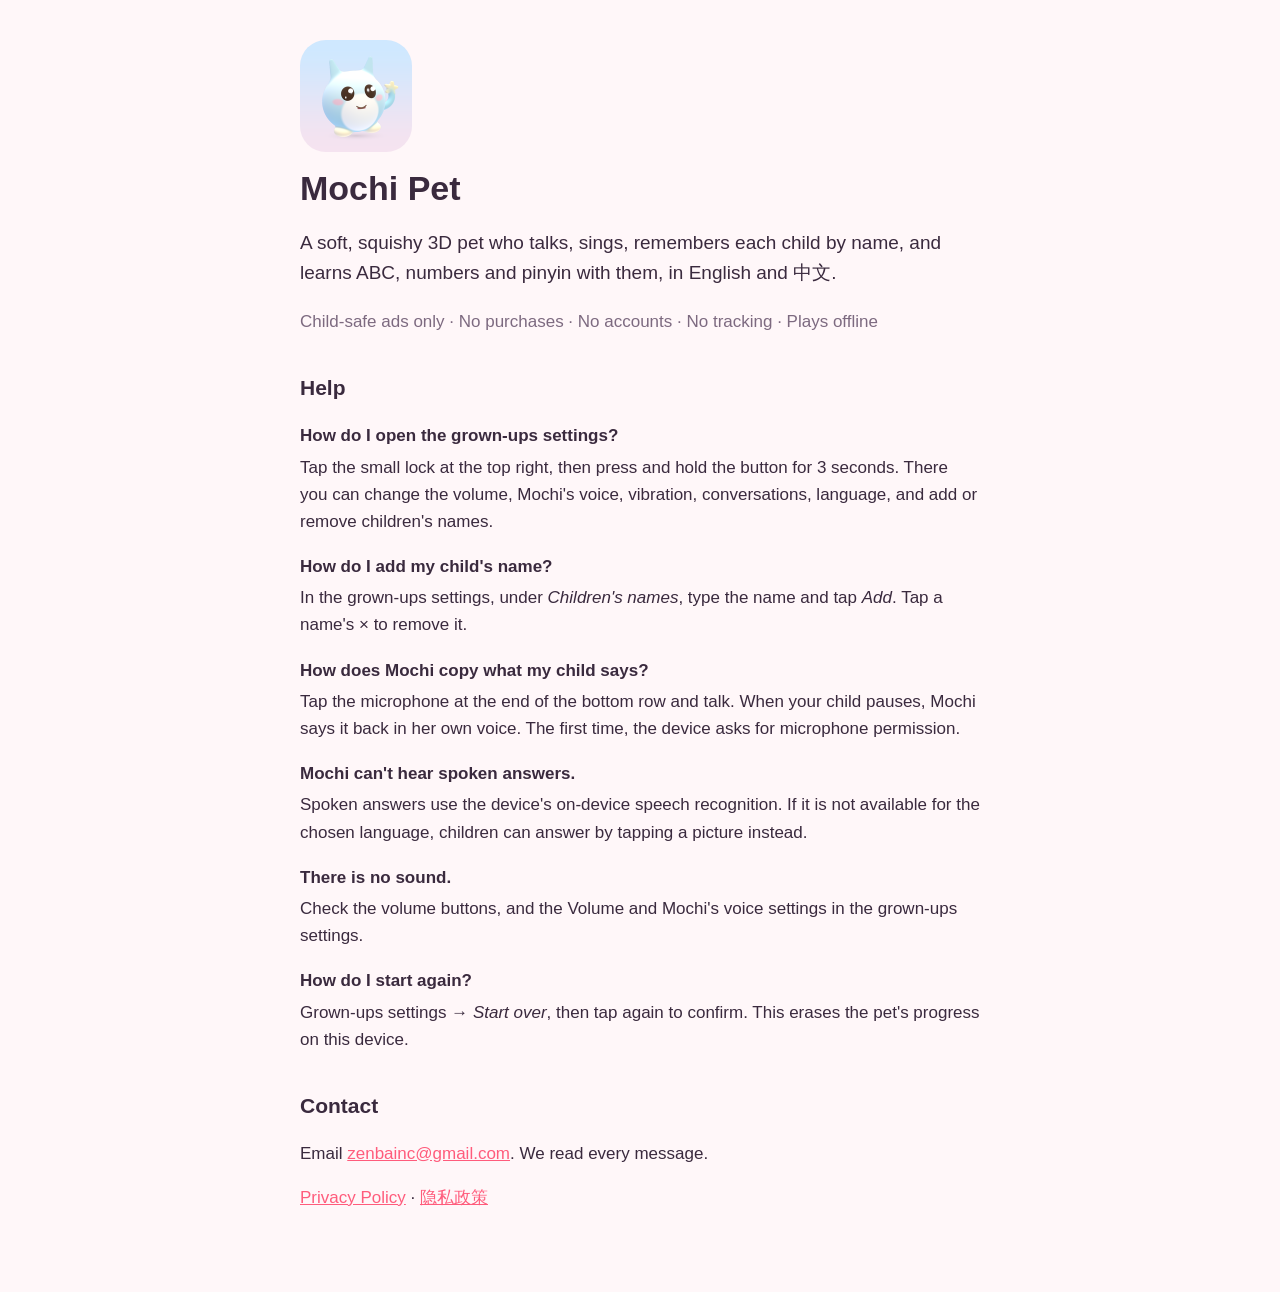
<file: index.html>
<!doctype html>
<html lang="en">
<head>
<meta charset="utf-8">
<meta name="viewport" content="width=device-width, initial-scale=1">
<title>Mochi Pet: Support</title>
<link rel="stylesheet" href="style.css">
</head>
<body>
<main>
<img class="icon" src="icon.png" alt="Mochi Pet icon" width="112" height="112">
<h1>Mochi Pet</h1>
<p class="lead">A soft, squishy 3D pet who talks, sings, remembers each child by name, and learns ABC, numbers and pinyin with them, in English and 中文.</p>
<p class="facts">Child-safe ads only &middot; No purchases &middot; No accounts &middot; No tracking &middot; Plays offline</p>

<h2>Help</h2>
<dl>
<dt>How do I open the grown-ups settings?</dt>
<dd>Tap the small lock at the top right, then press and hold the button for 3 seconds. There you can change the volume, Mochi's voice, vibration, conversations, language, and add or remove children's names.</dd>
<dt>How do I add my child's name?</dt>
<dd>In the grown-ups settings, under <em>Children's names</em>, type the name and tap <em>Add</em>. Tap a name's &times; to remove it.</dd>
<dt>How does Mochi copy what my child says?</dt>
<dd>Tap the microphone at the end of the bottom row and talk. When your child pauses, Mochi says it back in her own voice. The first time, the device asks for microphone permission.</dd>
<dt>Mochi can't hear spoken answers.</dt>
<dd>Spoken answers use the device's on-device speech recognition. If it is not available for the chosen language, children can answer by tapping a picture instead.</dd>
<dt>There is no sound.</dt>
<dd>Check the volume buttons, and the Volume and Mochi's voice settings in the grown-ups settings.</dd>
<dt>How do I start again?</dt>
<dd>Grown-ups settings &rarr; <em>Start over</em>, then tap again to confirm. This erases the pet's progress on this device.</dd>
</dl>

<h2>Contact</h2>
<p>Email <a href="mailto:zenbainc@gmail.com">zenbainc@gmail.com</a>. We read every message.</p>
<p><a href="privacy.html">Privacy Policy</a> &middot; <a href="privacy.html#zh">隐私政策</a></p>
</main>
</body>
</html>
</file>
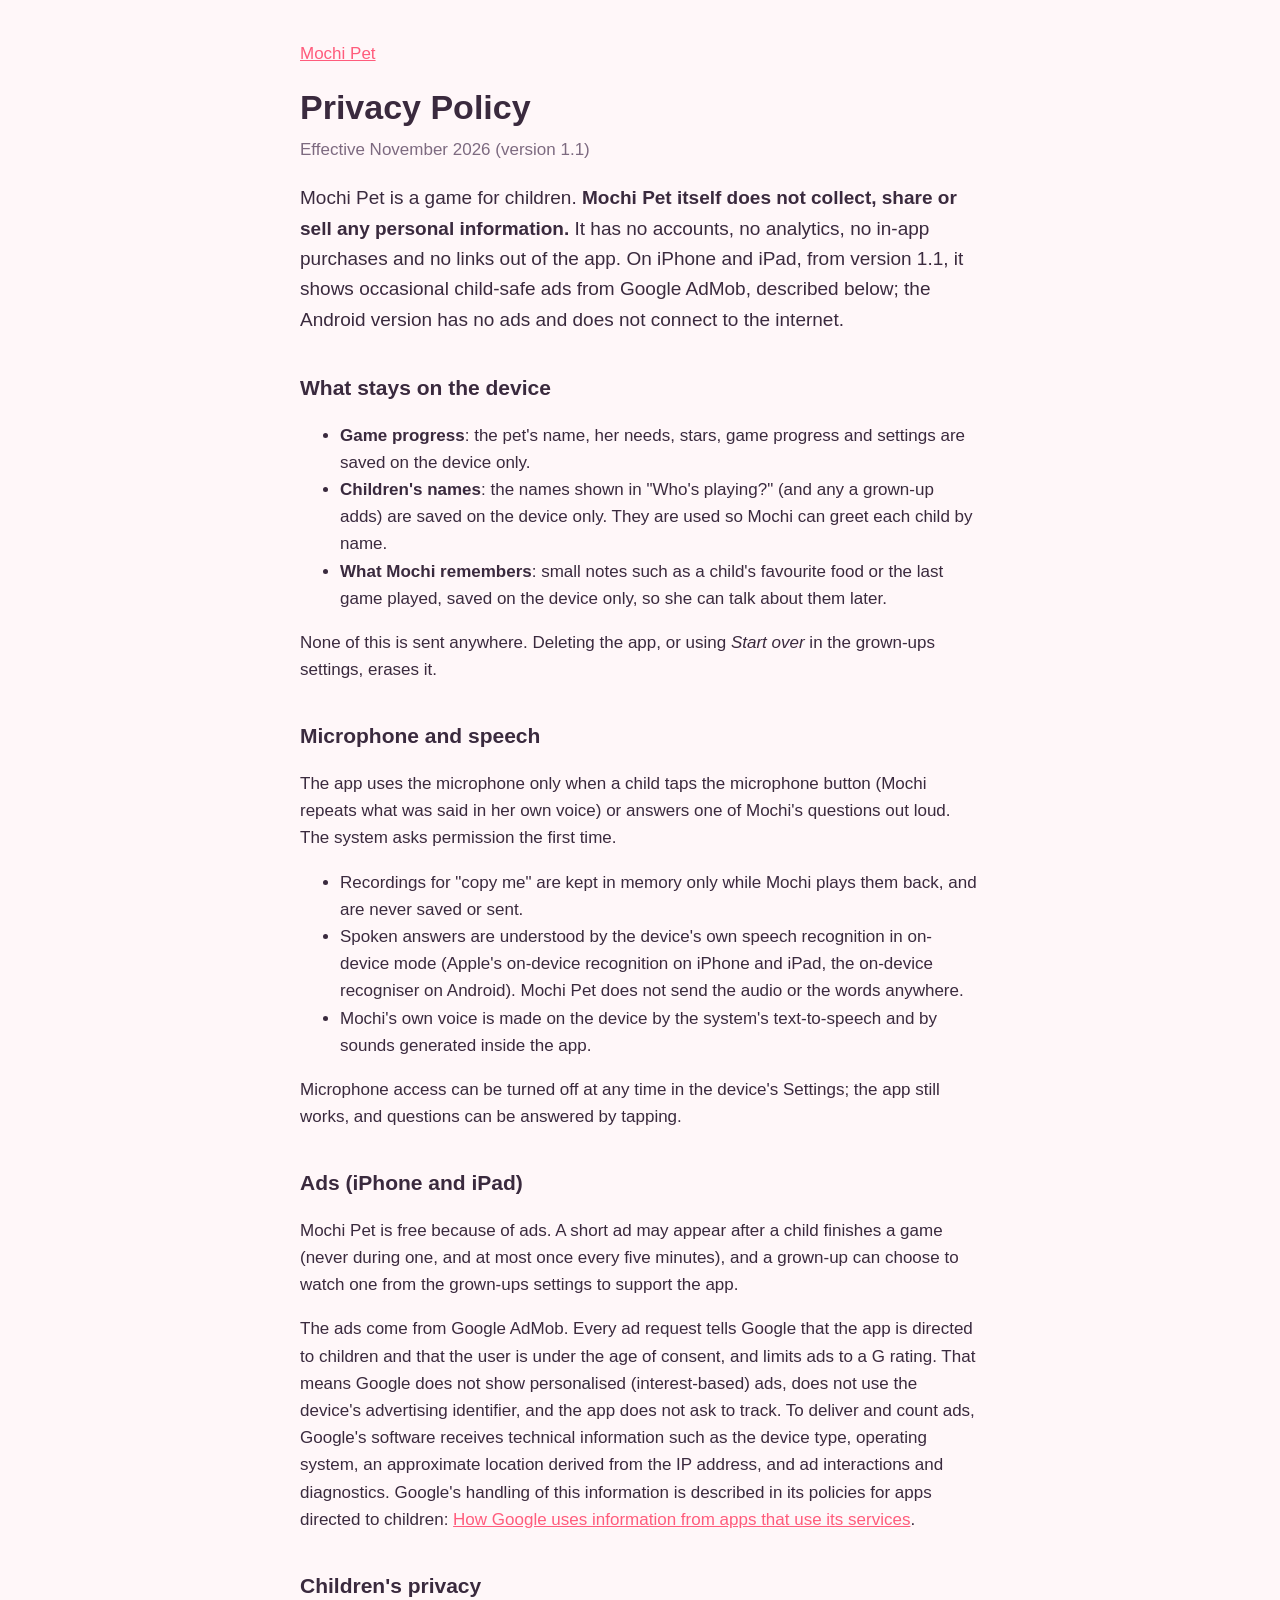
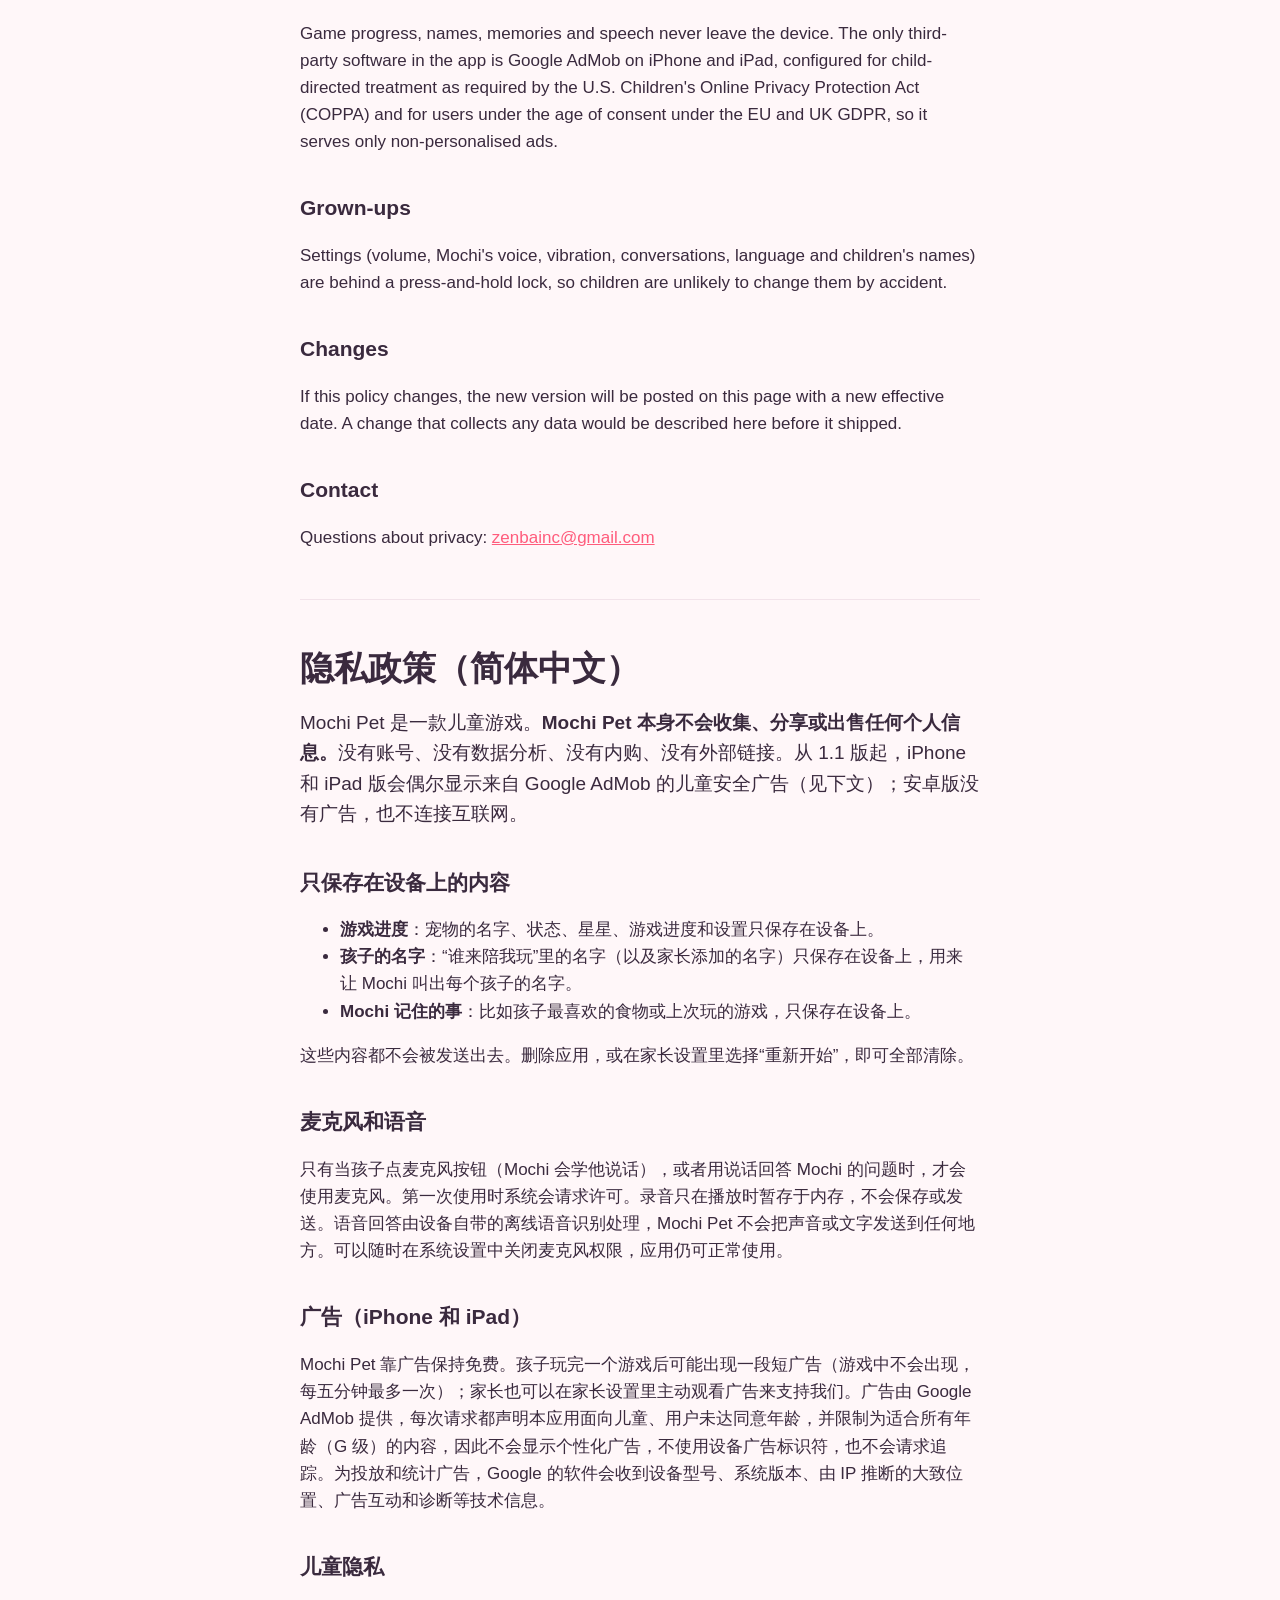
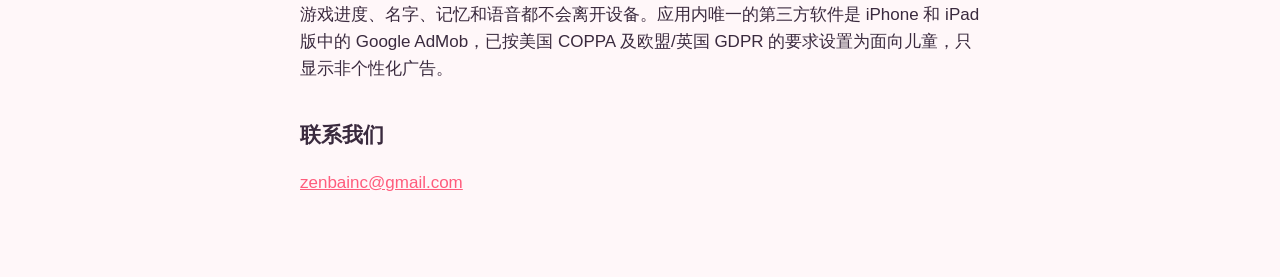
<file: privacy.html>
<!doctype html>
<html lang="en">
<head>
<meta charset="utf-8">
<meta name="viewport" content="width=device-width, initial-scale=1">
<title>Mochi Pet: Privacy Policy</title>
<link rel="stylesheet" href="style.css">
</head>
<body>
<main>
<p class="back"><a href="index.html">Mochi Pet</a></p>
<h1>Privacy Policy</h1>
<p class="date">Effective November 2026 (version 1.1)</p>

<p class="lead">Mochi Pet is a game for children. <strong>Mochi Pet itself does not collect, share or sell any personal information.</strong> It has no accounts, no analytics, no in-app purchases and no links out of the app. On iPhone and iPad, from version 1.1, it shows occasional child-safe ads from Google AdMob, described below; the Android version has no ads and does not connect to the internet.</p>

<h2>What stays on the device</h2>
<ul>
<li><strong>Game progress</strong>: the pet's name, her needs, stars, game progress and settings are saved on the device only.</li>
<li><strong>Children's names</strong>: the names shown in "Who's playing?" (and any a grown-up adds) are saved on the device only. They are used so Mochi can greet each child by name.</li>
<li><strong>What Mochi remembers</strong>: small notes such as a child's favourite food or the last game played, saved on the device only, so she can talk about them later.</li>
</ul>
<p>None of this is sent anywhere. Deleting the app, or using <em>Start over</em> in the grown-ups settings, erases it.</p>

<h2>Microphone and speech</h2>
<p>The app uses the microphone only when a child taps the microphone button (Mochi repeats what was said in her own voice) or answers one of Mochi's questions out loud. The system asks permission the first time.</p>
<ul>
<li>Recordings for "copy me" are kept in memory only while Mochi plays them back, and are never saved or sent.</li>
<li>Spoken answers are understood by the device's own speech recognition in on-device mode (Apple's on-device recognition on iPhone and iPad, the on-device recogniser on Android). Mochi Pet does not send the audio or the words anywhere.</li>
<li>Mochi's own voice is made on the device by the system's text-to-speech and by sounds generated inside the app.</li>
</ul>
<p>Microphone access can be turned off at any time in the device's Settings; the app still works, and questions can be answered by tapping.</p>

<h2>Ads (iPhone and iPad)</h2>
<p>Mochi Pet is free because of ads. A short ad may appear after a child finishes a game (never during one, and at most once every five minutes), and a grown-up can choose to watch one from the grown-ups settings to support the app.</p>
<p>The ads come from Google AdMob. Every ad request tells Google that the app is directed to children and that the user is under the age of consent, and limits ads to a G rating. That means Google does not show personalised (interest-based) ads, does not use the device's advertising identifier, and the app does not ask to track. To deliver and count ads, Google's software receives technical information such as the device type, operating system, an approximate location derived from the IP address, and ad interactions and diagnostics. Google's handling of this information is described in its policies for apps directed to children: <a href="https://policies.google.com/technologies/partner-sites">How Google uses information from apps that use its services</a>.</p>

<h2>Children's privacy</h2>
<p>Game progress, names, memories and speech never leave the device. The only third-party software in the app is Google AdMob on iPhone and iPad, configured for child-directed treatment as required by the U.S. Children's Online Privacy Protection Act (COPPA) and for users under the age of consent under the EU and UK GDPR, so it serves only non-personalised ads.</p>

<h2>Grown-ups</h2>
<p>Settings (volume, Mochi's voice, vibration, conversations, language and children's names) are behind a press-and-hold lock, so children are unlikely to change them by accident.</p>

<h2>Changes</h2>
<p>If this policy changes, the new version will be posted on this page with a new effective date. A change that collects any data would be described here before it shipped.</p>

<h2>Contact</h2>
<p>Questions about privacy: <a href="mailto:zenbainc@gmail.com">zenbainc@gmail.com</a></p>

<hr>
<h1 lang="zh-Hans" id="zh">隐私政策（简体中文）</h1>
<div lang="zh-Hans">
<p class="lead">Mochi Pet 是一款儿童游戏。<strong>Mochi Pet 本身不会收集、分享或出售任何个人信息。</strong>没有账号、没有数据分析、没有内购、没有外部链接。从 1.1 版起，iPhone 和 iPad 版会偶尔显示来自 Google AdMob 的儿童安全广告（见下文）；安卓版没有广告，也不连接互联网。</p>
<h2>只保存在设备上的内容</h2>
<ul>
<li><strong>游戏进度</strong>：宠物的名字、状态、星星、游戏进度和设置只保存在设备上。</li>
<li><strong>孩子的名字</strong>：“谁来陪我玩”里的名字（以及家长添加的名字）只保存在设备上，用来让 Mochi 叫出每个孩子的名字。</li>
<li><strong>Mochi 记住的事</strong>：比如孩子最喜欢的食物或上次玩的游戏，只保存在设备上。</li>
</ul>
<p>这些内容都不会被发送出去。删除应用，或在家长设置里选择“重新开始”，即可全部清除。</p>
<h2>麦克风和语音</h2>
<p>只有当孩子点麦克风按钮（Mochi 会学他说话），或者用说话回答 Mochi 的问题时，才会使用麦克风。第一次使用时系统会请求许可。录音只在播放时暂存于内存，不会保存或发送。语音回答由设备自带的离线语音识别处理，Mochi Pet 不会把声音或文字发送到任何地方。可以随时在系统设置中关闭麦克风权限，应用仍可正常使用。</p>
<h2>广告（iPhone 和 iPad）</h2>
<p>Mochi Pet 靠广告保持免费。孩子玩完一个游戏后可能出现一段短广告（游戏中不会出现，每五分钟最多一次）；家长也可以在家长设置里主动观看广告来支持我们。广告由 Google AdMob 提供，每次请求都声明本应用面向儿童、用户未达同意年龄，并限制为适合所有年龄（G 级）的内容，因此不会显示个性化广告，不使用设备广告标识符，也不会请求追踪。为投放和统计广告，Google 的软件会收到设备型号、系统版本、由 IP 推断的大致位置、广告互动和诊断等技术信息。</p>
<h2>儿童隐私</h2>
<p>游戏进度、名字、记忆和语音都不会离开设备。应用内唯一的第三方软件是 iPhone 和 iPad 版中的 Google AdMob，已按美国 COPPA 及欧盟/英国 GDPR 的要求设置为面向儿童，只显示非个性化广告。</p>
<h2>联系我们</h2>
<p><a href="mailto:zenbainc@gmail.com">zenbainc@gmail.com</a></p>
</div>
</main>
</body>
</html>
</file>
<file: style.css>
:root {
  --bg: #fff7f9;
  --card: #ffffff;
  --ink: #3a2a3e;
  --soft: #7d6a80;
  --accent: #ff5c7c;
  --line: #f2e3ea;
}
@media (prefers-color-scheme: dark) {
  :root { --bg: #1f1822; --card: #2a2130; --ink: #f6eef7; --soft: #c6b6c9; --accent: #ff8aa2; --line: #3d3142; }
}
* { box-sizing: border-box; }
body {
  margin: 0;
  background: var(--bg);
  color: var(--ink);
  font: 17px/1.6 -apple-system, BlinkMacSystemFont, "Segoe UI", "PingFang SC", "Noto Sans SC", sans-serif;
}
main {
  max-width: 720px;
  margin: 0 auto;
  padding: 40px 20px 64px;
}
.icon { display: block; border-radius: 26px; margin-bottom: 16px; }
h1 { font-size: 34px; line-height: 1.2; margin: 0 0 8px; }
h2 { font-size: 21px; margin: 36px 0 8px; }
.lead { font-size: 19px; }
.facts { color: var(--soft); }
.date, .back { color: var(--soft); margin: 0 0 20px; }
a { color: var(--accent); }
dt { font-weight: 700; margin-top: 18px; }
dd { margin: 4px 0 0; }
hr { border: 0; border-top: 1px solid var(--line); margin: 48px 0; }
</file>
